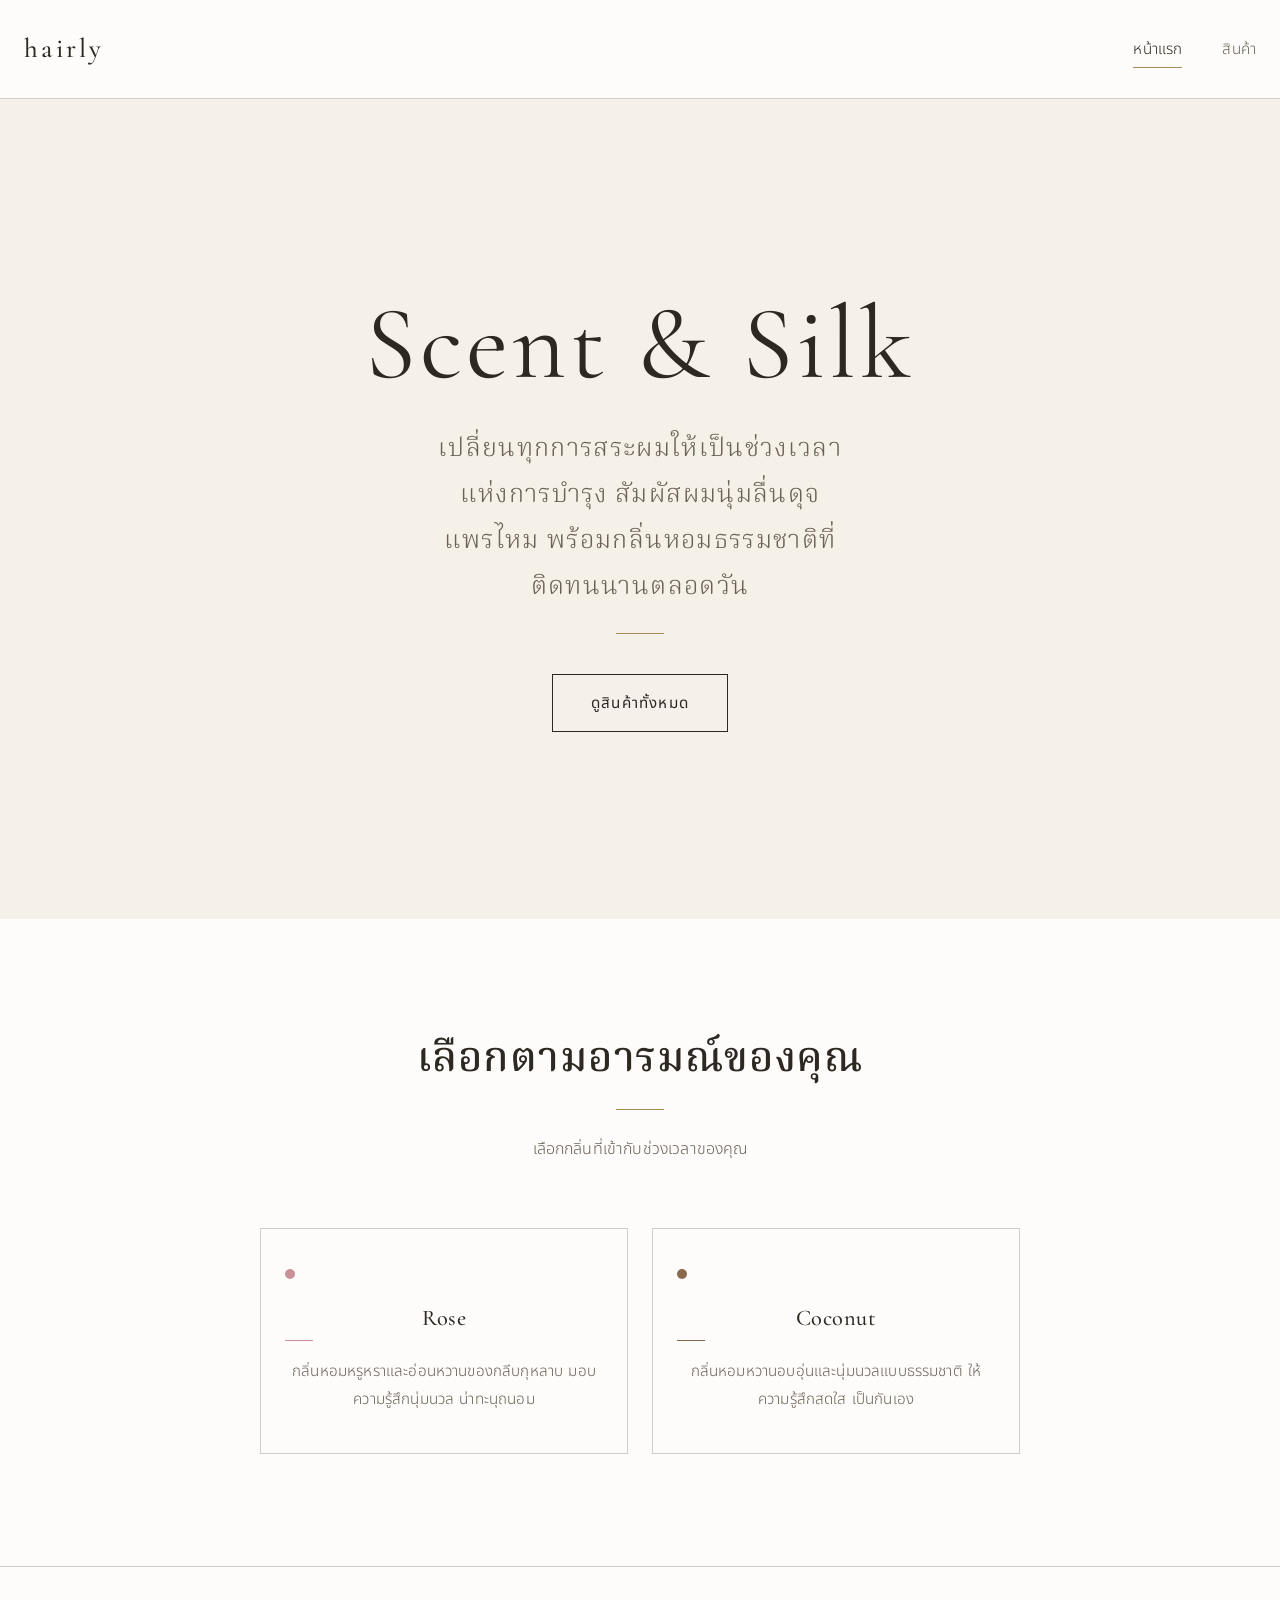
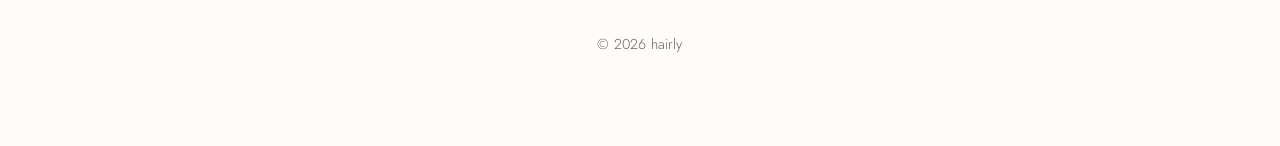
<file: index.html>
<!DOCTYPE html>
<html lang="th">
<head>
  <meta charset="UTF-8">
  <meta name="viewport" content="width=device-width, initial-scale=1">
  <title>hairly — Scent &amp; Silk</title>
  <meta name="description" content="ผมนุ่มลื่นดุจแพรไหม หอมละมุนจากธรรมชาติตลอดวัน ยาสระผม hairly กลิ่น Rose และ Coconut">
  <link rel="stylesheet" href="style.css">
</head>
<body>

  <header class="site-header">
    <a class="logo" href="index.html">hairly</a>
    <nav class="nav" aria-label="เมนูหลัก">
      <a href="index.html" aria-current="page">หน้าแรก</a>
      <a href="product.html">สินค้า</a>
    </nav>
  </header>

  <main>
    <section class="hero hero--full">
      <div class="container text-center">
        <h1 class="hero-title heading-rule">
          <span class="hero-title__brand">Scent &amp; Silk</span>
          <span class="hero-title__line">เปลี่ยนทุกการสระผมให้เป็นช่วงเวลาแห่งการบำรุง สัมผัสผมนุ่มลื่นดุจแพรไหม พร้อมกลิ่นหอมธรรมชาติที่ติดทนนานตลอดวัน</span>
        </h1>
        <a class="btn" href="product.html">ดูสินค้าทั้งหมด</a>
      </div>
    </section>

    <section class="section">
      <div class="container text-center">
        <h2 class="heading-rule">เลือกตามอารมณ์ของคุณ</h2>
        <p>เลือกกลิ่นที่เข้ากับช่วงเวลาของคุณ</p>

        <div class="mood-grid">
          <a class="mood-card" data-mood="Rose" href="product.html?mood=Rose">
            <span class="mood-card__dot" aria-hidden="true"></span>
            <h3>Rose</h3>
            <p>กลิ่นหอมหรูหราและอ่อนหวานของกลีบกุหลาบ มอบความรู้สึกนุ่มนวล น่าทะนุถนอม</p>
          </a>
          <a class="mood-card" data-mood="Coconut" href="product.html?mood=Coconut">
            <span class="mood-card__dot" aria-hidden="true"></span>
            <h3>Coconut</h3>
            <p>กลิ่นหอมหวานอบอุ่นและนุ่มนวลแบบธรรมชาติ ให้ความรู้สึกสดใส เป็นกันเอง</p>
          </a>
        </div>
      </div>
    </section>
  </main>

  <footer class="site-footer">
    <div class="container text-center">
      <p>&copy; 2026 hairly</p>
    </div>
  </footer>

  <script src="script.js"></script>
</body>
</html>
</file>
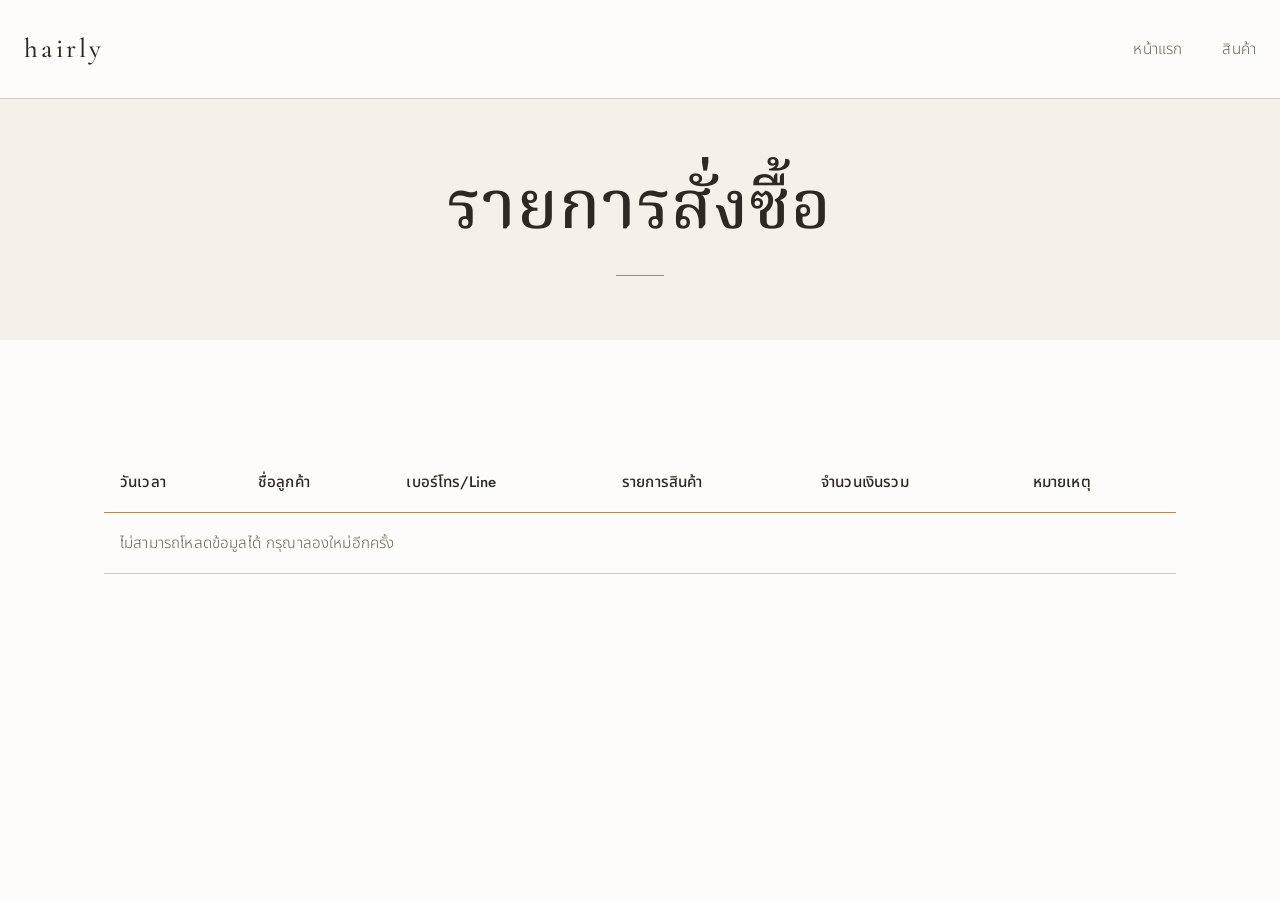
<file: admin.html>
<!DOCTYPE html>
<html lang="th">
<head>
  <meta charset="UTF-8">
  <meta name="viewport" content="width=device-width, initial-scale=1">
  <meta name="robots" content="noindex, nofollow">
  <title>รายการสั่งซื้อ — hairly</title>
  <link rel="stylesheet" href="style.css">
</head>
<body>

  <header class="site-header">
    <a class="logo" href="index.html">hairly</a>
    <nav class="nav" aria-label="เมนูหลัก">
      <a href="index.html">หน้าแรก</a>
      <a href="product.html">สินค้า</a>
    </nav>
  </header>

  <main>
    <section class="page-head">
      <div class="container">
        <h1 class="heading-rule text-center">รายการสั่งซื้อ</h1>
      </div>
    </section>

    <section class="section">
      <div class="container">
        <div class="table-wrap">
          <table id="ordersTable" class="orders-table">
            <thead>
              <tr>
                <th scope="col">วันเวลา</th>
                <th scope="col">ชื่อลูกค้า</th>
                <th scope="col">เบอร์โทร/Line</th>
                <th scope="col">รายการสินค้า</th>
                <th scope="col">จำนวนเงินรวม</th>
                <th scope="col">หมายเหตุ</th>
              </tr>
            </thead>
            <tbody></tbody>
          </table>
        </div>
      </div>
    </section>
  </main>

  <script src="script.js"></script>
</body>
</html>
</file>
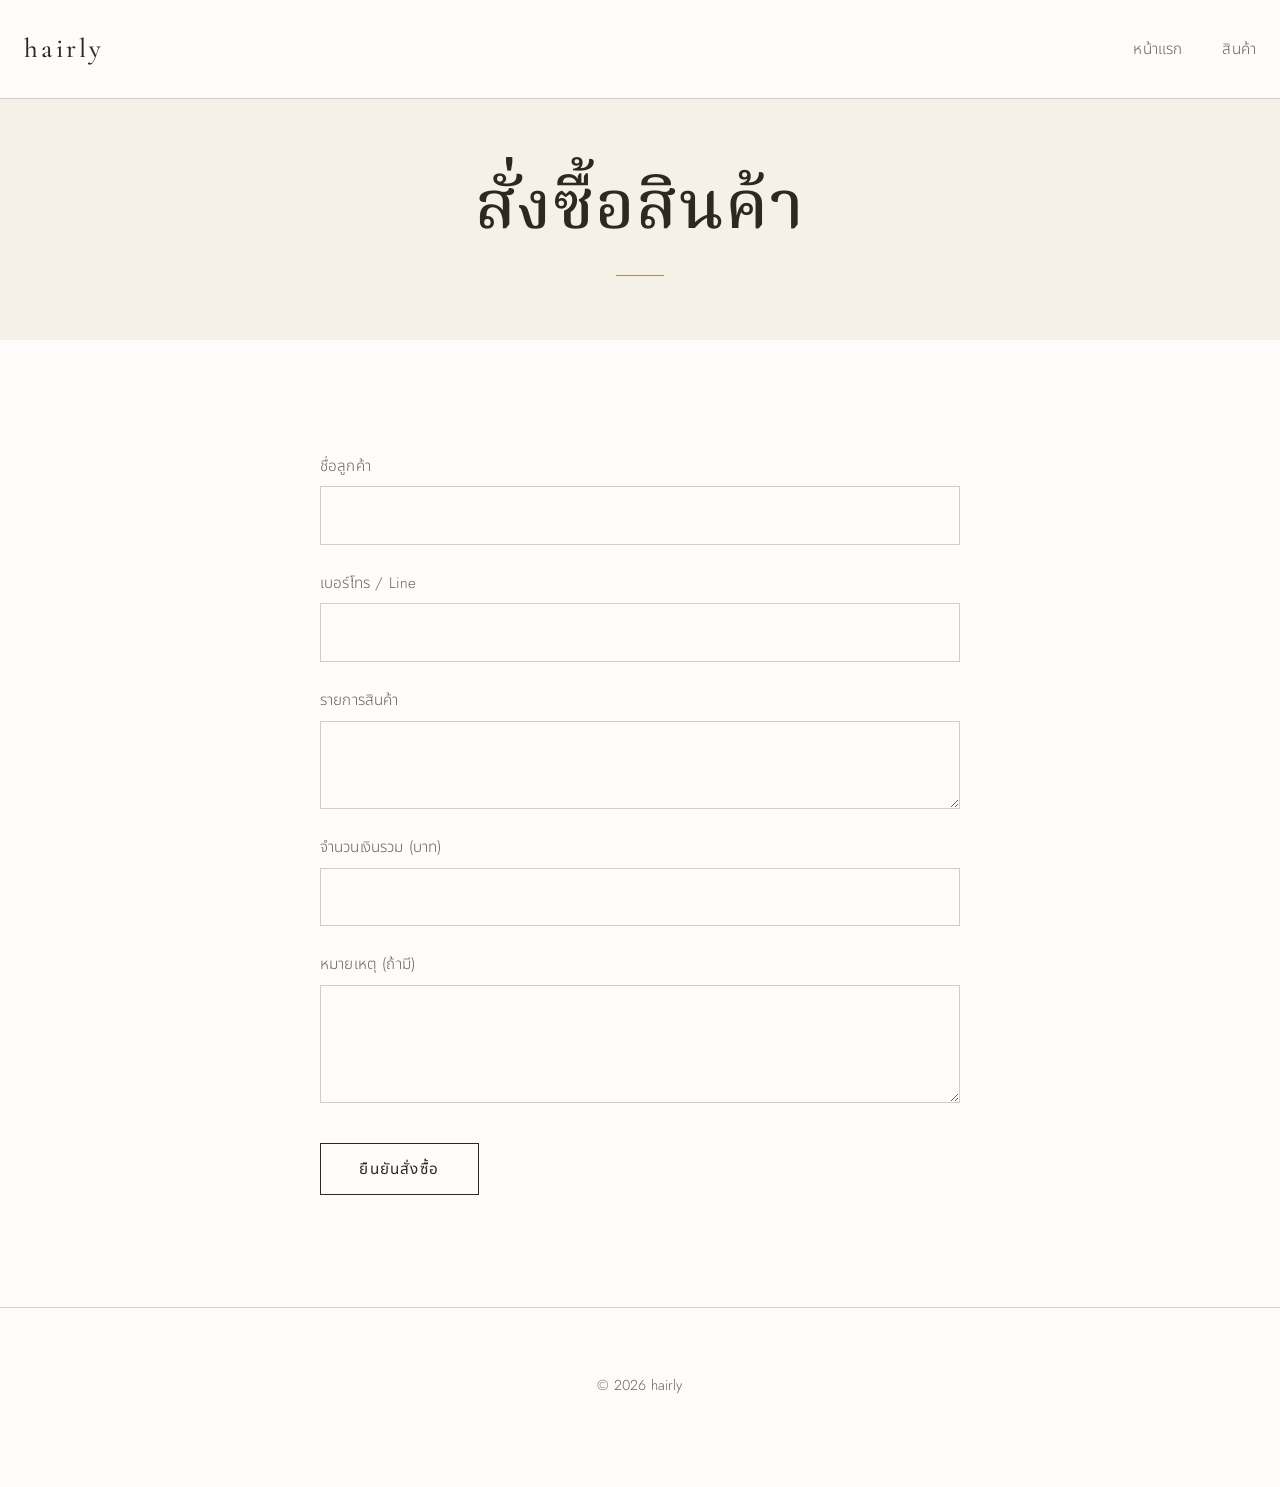
<file: order.html>
<!DOCTYPE html>
<html lang="th">
<head>
  <meta charset="UTF-8">
  <meta name="viewport" content="width=device-width, initial-scale=1">
  <title>สั่งซื้อ — hairly</title>
  <link rel="stylesheet" href="style.css">
</head>
<body>

  <header class="site-header">
    <a class="logo" href="index.html">hairly</a>
    <nav class="nav" aria-label="เมนูหลัก">
      <a href="index.html">หน้าแรก</a>
      <a href="product.html">สินค้า</a>
    </nav>
  </header>

  <main>
    <section class="page-head">
      <div class="container">
        <h1 class="heading-rule text-center">สั่งซื้อสินค้า</h1>
      </div>
    </section>

    <section class="section">
      <div class="container">
        <form id="orderForm" class="order-form">
          <div class="field">
            <label for="customerName">ชื่อลูกค้า</label>
            <input type="text" id="customerName" name="customerName" autocomplete="name" required>
          </div>

          <div class="field">
            <label for="contact">เบอร์โทร / Line</label>
            <input type="text" id="contact" name="contact" autocomplete="off" required>
          </div>

          <div class="field">
            <label for="items">รายการสินค้า</label>
            <textarea id="items" name="items" rows="2" required></textarea>
          </div>

          <div class="field">
            <label for="total">จำนวนเงินรวม (บาท)</label>
            <input type="text" id="total" name="total" inputmode="numeric" required>
          </div>

          <div class="field">
            <label for="note">หมายเหตุ (ถ้ามี)</label>
            <textarea id="note" name="note" rows="3"></textarea>
          </div>

          <button type="submit" class="btn">ยืนยันสั่งซื้อ</button>
        </form>
      </div>
    </section>
  </main>

  <footer class="site-footer">
    <div class="container text-center">
      <p>&copy; 2026 hairly</p>
    </div>
  </footer>

  <script src="script.js"></script>
</body>
</html>
</file>
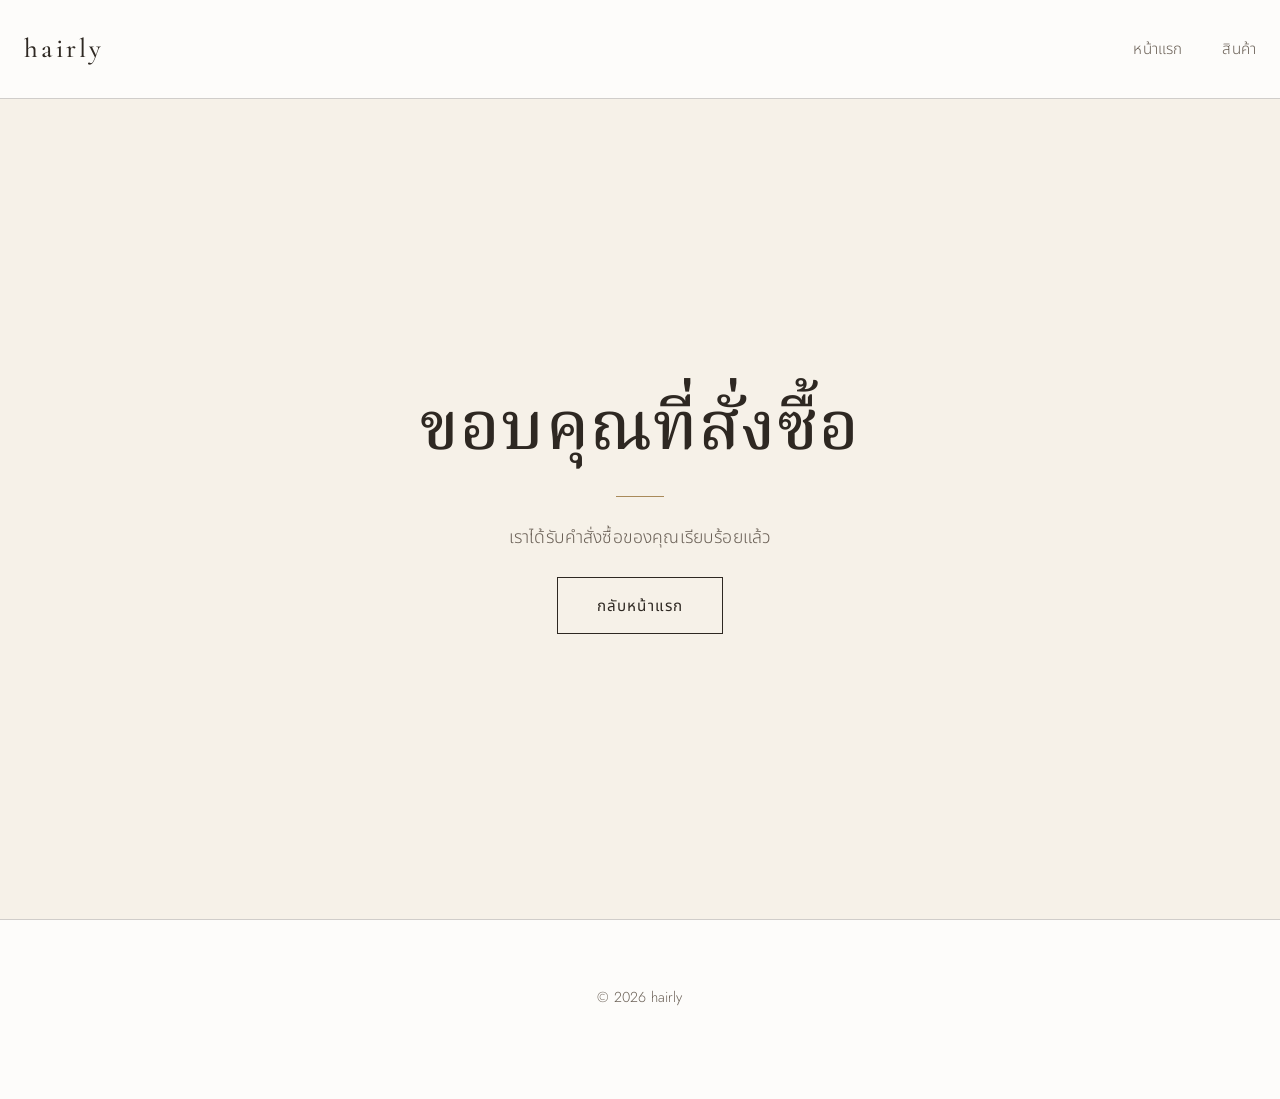
<file: thankyou.html>
<!DOCTYPE html>
<html lang="th">
<head>
  <meta charset="UTF-8">
  <meta name="viewport" content="width=device-width, initial-scale=1">
  <title>ขอบคุณ — hairly</title>
  <link rel="stylesheet" href="style.css">
</head>
<body>

  <header class="site-header">
    <a class="logo" href="index.html">hairly</a>
    <nav class="nav" aria-label="เมนูหลัก">
      <a href="index.html">หน้าแรก</a>
      <a href="product.html">สินค้า</a>
    </nav>
  </header>

  <main>
    <section class="hero hero--full">
      <div class="container text-center">
        <h1 class="heading-rule">ขอบคุณที่สั่งซื้อ</h1>
        <p>เราได้รับคำสั่งซื้อของคุณเรียบร้อยแล้ว</p>
        <a class="btn" href="index.html">กลับหน้าแรก</a>
      </div>
    </section>
  </main>

  <footer class="site-footer">
    <div class="container text-center">
      <p>&copy; 2026 hairly</p>
    </div>
  </footer>

</body>
</html>
</file>
<file: style.css>
/* hairly — premium minimal theme */
@import url("https://fonts.googleapis.com/css2?family=Cormorant+Garamond:wght@400;500;600&family=Jost:wght@300;400;500&family=Noto+Serif+Thai:wght@300;400;500&family=Noto+Sans+Thai:wght@300;400;500&display=swap");

:root {
  /* palette */
  --white: #fdfcfa;
  --cream: #f6f1e8;
  --beige: #e6dccb;
  --beige-deep: #b9a88e;
  --ink: #2e2822;
  --ink-soft: #6b6157;
  --gold: #a98a5a;        /* accent: soft bronze-gold */
  --gold-soft: #c9b189;
  --line: rgba(46, 40, 34, 0.22);

  /* mood touches (dots, underlines, icons only) */
  --mood-rose: #c9929b;
  --mood-coconut: #8a6a4d;

  /* type */
  --font-serif: "Cormorant Garamond", "Noto Serif Thai", Georgia, serif;
  --font-sans: "Jost", "Noto Sans Thai", "Helvetica Neue", Arial, sans-serif;

  /* spacing */
  --space-1: 0.5rem;
  --space-2: 1rem;
  --space-3: 1.5rem;
  --space-4: 2.5rem;
  --space-5: 4rem;
  --space-6: 7rem;
  --container: 1120px;
}

*, *::before, *::after { box-sizing: border-box; }

html { scroll-behavior: smooth; }

body {
  margin: 0;
  background: var(--white);
  color: var(--ink);
  font-family: var(--font-sans);
  font-weight: 300;
  font-size: 1rem;
  line-height: 1.85;
  letter-spacing: 0.01em;
  -webkit-font-smoothing: antialiased;
}

img { display: block; max-width: 100%; height: auto; }

a { color: inherit; text-decoration: none; }

/* typography */
h1, h2, h3 {
  font-family: var(--font-serif);
  font-weight: 500;
  line-height: 1.3;
  letter-spacing: 0.02em;
  margin: 0 0 var(--space-3);
}
h1 { font-size: clamp(2.4rem, 5vw + 1rem, 4.2rem); }
h2 { font-size: clamp(1.8rem, 2.5vw + 1rem, 2.6rem); }
h3 { font-size: 1.4rem; }

p { margin: 0 0 var(--space-3); color: var(--ink-soft); max-width: 62ch; }

/* thin gold rule under section headings */
.heading-rule::after {
  content: "";
  display: block;
  width: 48px;
  height: 1px;
  background: var(--gold);
  margin-top: var(--space-3);
}
.text-center { text-align: center; }
.text-center.heading-rule::after,
.text-center .heading-rule::after { margin-inline: auto; }
.text-center p { margin-inline: auto; }

/* layout */
.container {
  width: 100%;
  max-width: var(--container);
  margin-inline: auto;
  padding-inline: var(--space-3);
}

.section { padding-block: var(--space-6); }
.section--cream { background: var(--cream); }
.section--beige { background: var(--beige); }

/* header */
.site-header {
  display: flex;
  align-items: center;
  justify-content: space-between;
  padding: var(--space-3);
  border-bottom: 1px solid var(--line);
  background: var(--white);
}
.logo {
  font-family: var(--font-serif);
  font-size: 1.7rem;
  font-weight: 500;
  letter-spacing: 0.12em;
}
.nav { display: flex; gap: var(--space-4); font-size: 0.95rem; }
.nav a { color: var(--ink-soft); padding-block: 4px; border-bottom: 1px solid transparent; transition: color .25s, border-color .25s; }
.nav a:hover { color: var(--ink); border-color: var(--gold); }

/* hero */
.hero {
  padding-block: var(--space-6);
  background: var(--cream);
}
.hero p { font-size: 1.1rem; }

/* buttons: thin outline, soft dark */
.btn {
  display: inline-block;
  padding: 0.85rem 2.4rem;
  border: 1px solid var(--ink);
  background: transparent;
  color: var(--ink);
  font-family: var(--font-sans);
  font-size: 0.95rem;
  font-weight: 400;
  letter-spacing: 0.08em;
  cursor: pointer;
  transition: background .3s, color .3s, border-color .3s;
}
.btn:hover { background: var(--ink); color: var(--cream); }
.btn--gold { border-color: var(--gold); color: var(--gold); }
.btn--gold:hover { background: var(--gold); color: var(--white); }

/* product grid */
.product-grid {
  display: grid;
  grid-template-columns: repeat(2, 1fr);
  gap: var(--space-4);
  margin-top: var(--space-5);
}

.product-card {
  background: var(--white);
  border: 1px solid var(--line);
  padding: var(--space-4);
  display: flex;
  flex-direction: column;
}
.product-card img {
  width: 100%;
  aspect-ratio: 4 / 5;
  object-fit: cover;
  margin-bottom: var(--space-4);
  background: var(--beige);
}
.product-card h3 { margin-bottom: var(--space-1); }
.product-card p { flex-grow: 1; }

.product-meta {
  display: flex;
  align-items: baseline;
  justify-content: space-between;
  padding-top: var(--space-3);
  margin-bottom: var(--space-3);
  border-top: 1px solid var(--line);
  font-size: 0.95rem;
  color: var(--ink-soft);
}
.price {
  font-family: var(--font-serif);
  font-size: 1.6rem;
  font-weight: 500;
  color: var(--ink);
}

/* mood: small touches only (dot + short underline), never card backgrounds */
.mood-tag {
  display: inline-flex;
  align-items: center;
  gap: 0.6rem;
  margin-bottom: var(--space-2);
  font-size: 0.9rem;
  color: var(--ink-soft);
}
.mood-tag::before {
  content: "";
  width: 8px;
  height: 8px;
  border-radius: 50%;
  background: var(--gold-soft);
}
[data-mood="Rose"] { --mood: var(--mood-rose); }
[data-mood="Coconut"] { --mood: var(--mood-coconut); }
[data-mood] .mood-tag::before { background: var(--mood); }
[data-mood] h3::after {
  content: "";
  display: block;
  width: 28px;
  height: 1px;
  margin-top: var(--space-1);
  background: var(--mood);
}

/* footer */
.site-footer {
  padding-block: var(--space-5);
  border-top: 1px solid var(--line);
  text-align: center;
  font-size: 0.9rem;
  color: var(--ink-soft);
}

/* focus + motion */
:focus-visible { outline: 1px solid var(--gold); outline-offset: 4px; }

@media (prefers-reduced-motion: reduce) {
  html { scroll-behavior: auto; }
  * { transition: none !important; }
}

/* responsive */
@media (max-width: 800px) {
  .section, .hero { padding-block: var(--space-5); }
  .product-grid { grid-template-columns: 1fr; gap: var(--space-3); }
  .product-card { padding: var(--space-3); }
  .nav { gap: var(--space-3); }
}

@media (max-width: 480px) {
  .site-header { flex-direction: column; gap: var(--space-2); }
  .btn { width: 100%; text-align: center; }
}

/* ===== additions: index.html + product.html ===== */
:root {
  --header-h: 5rem;
}

.site-header { min-height: var(--header-h); }
.nav a[aria-current="page"] { color: var(--ink); border-color: var(--gold); }

/* hero: full first screen */
.hero--full {
  min-height: calc(100svh - var(--header-h));
  display: flex;
  align-items: center;
}
.hero-title { margin-bottom: var(--space-4); }
.hero-title__brand {
  display: block;
  margin-bottom: var(--space-3);
  font-size: clamp(3rem, 8vw + 1rem, 6.5rem);
  font-weight: 400;
  line-height: 1.1;
  letter-spacing: 0.04em;
}
.hero-title__line {
  display: block;
  max-width: 34ch;
  margin-inline: auto;
  font-size: clamp(1.15rem, 1.2vw + 0.9rem, 1.6rem);
  font-weight: 300;
  line-height: 1.8;
  color: var(--ink-soft);
}

/* mood cards */
.mood-grid {
  display: grid;
  grid-template-columns: repeat(2, 1fr);
  gap: var(--space-3);
  max-width: 760px;
  margin: var(--space-5) auto 0;
}
.mood-card {
  display: flex;
  flex-direction: column;
  padding: var(--space-4) var(--space-3);
  border: 1px solid var(--line);
  background: var(--white);
  transition: border-color 0.3s;
}
.mood-card:hover { border-color: var(--gold); }
.mood-card__dot {
  width: 10px;
  height: 10px;
  margin-bottom: var(--space-3);
  border-radius: 50%;
  background: var(--mood);
}
.mood-card h3 { margin-bottom: var(--space-2); }
.mood-card p { margin: 0; font-size: 0.95rem; }

/* product page */
.page-head {
  padding-block: var(--space-5);
  background: var(--cream);
  text-align: center;
}
.page-head h1 { margin-bottom: 0; }

.filter-bar {
  display: flex;
  flex-wrap: wrap;
  justify-content: center;
  gap: var(--space-2);
}
.filter-btn {
  width: auto;
  padding: 0.55rem 1.6rem;
  border-color: var(--line);
  font-size: 0.9rem;
  color: var(--ink-soft);
}
.filter-btn.is-active { border-color: var(--gold); color: var(--ink); }
.filter-btn.is-active:hover { background: transparent; color: var(--ink); }

@media (max-width: 800px) {
  .page-head { padding-block: var(--space-4); }
}
@media (max-width: 560px) {
  .mood-grid { grid-template-columns: 1fr; }
  .hero--full { min-height: 88svh; }
}

/* ===== additions: order.html, thankyou.html, admin.html ===== */
.order-form {
  display: grid;
  gap: var(--space-3);
  max-width: 640px;
  margin-inline: auto;
}
.field { display: grid; gap: 0.4rem; }
.field label { font-size: 0.95rem; color: var(--ink-soft); }
.field input,
.field textarea {
  width: 100%;
  padding: 0.85rem 1rem;
  border: 1px solid var(--line);
  border-radius: 0;
  background: var(--white);
  color: var(--ink);
  font: inherit;
  transition: border-color 0.25s;
}
.field textarea { resize: vertical; }
.field input:focus,
.field textarea:focus { border-color: var(--gold); }
.order-form .btn { justify-self: start; margin-top: var(--space-2); }
.btn:disabled { opacity: 0.5; cursor: not-allowed; }
.btn:disabled:hover { background: transparent; color: var(--ink); }

.table-wrap { overflow-x: auto; }
.orders-table {
  width: 100%;
  min-width: 760px;
  border-collapse: collapse;
  font-size: 0.95rem;
}
.orders-table th,
.orders-table td {
  padding: var(--space-2);
  border-bottom: 1px solid var(--line);
  text-align: left;
  vertical-align: top;
}
.orders-table th {
  font-weight: 500;
  color: var(--ink);
  border-bottom-color: var(--gold);
  white-space: nowrap;
}
.orders-table td { color: var(--ink-soft); }

@media (max-width: 480px) {
  .order-form .btn { justify-self: stretch; }
}
</file>
